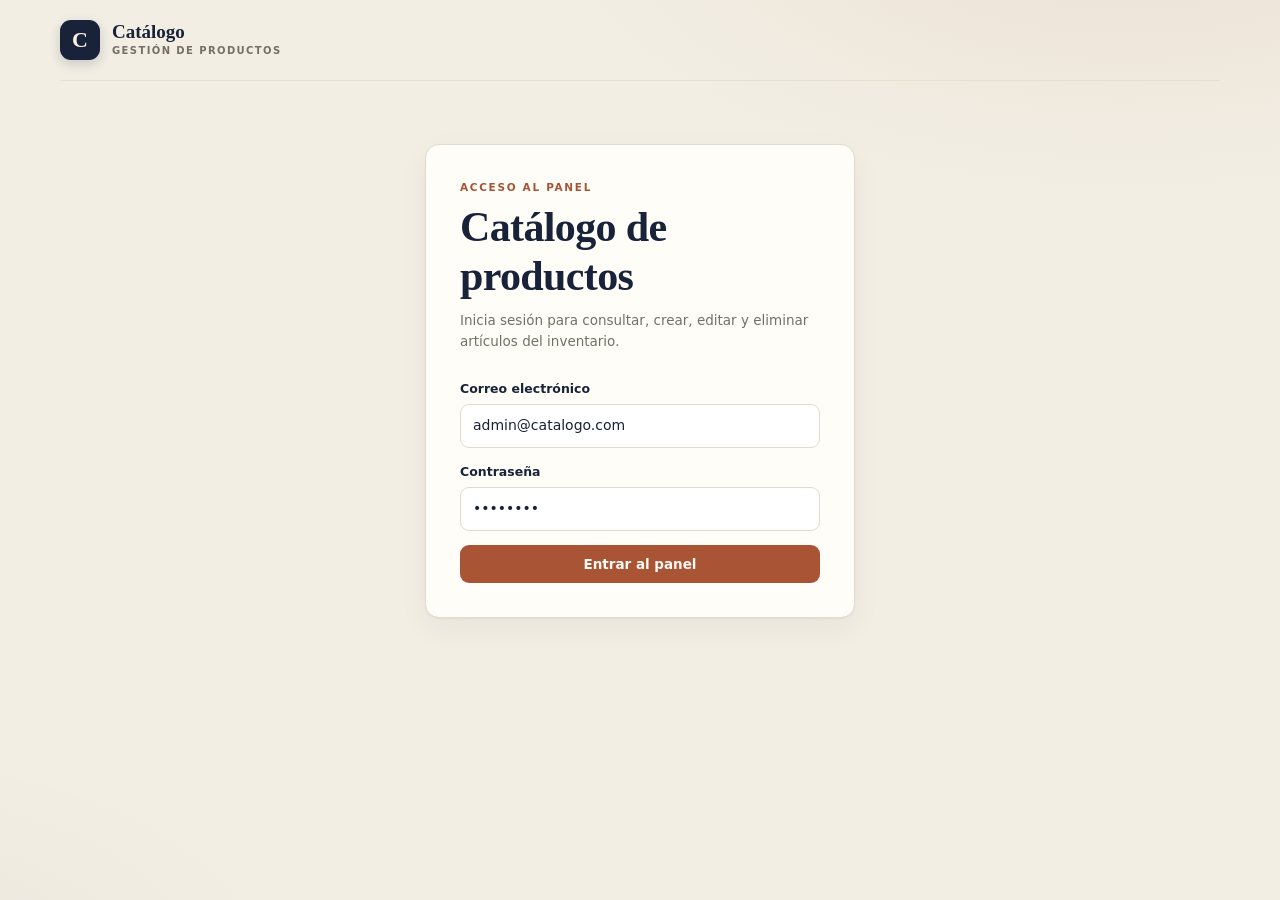
<file: index.html>
<!DOCTYPE html>
<html lang="es">
<head>
  <meta charset="UTF-8" />
  <meta name="viewport" content="width=device-width, initial-scale=1.0" />
  <meta name="description" content="Formulario CRUD para administrar el catálogo de productos." />
  <title>Catálogo de productos</title>
  <link rel="icon" type="image/svg+xml" href="/favicon/favicon.svg" />
  <link rel="stylesheet" href="/css/styles.css" />
</head>
<body>
  <div class="contenedor">
    <header class="barra-superior">
      <a class="marca" href="/" aria-label="Catálogo de productos">
        <span class="marca-icono" aria-hidden="true">C</span>
        <span class="marca-texto">
          <strong>Catálogo</strong>
          <small>Gestión de productos</small>
        </span>
      </a>

      <div class="barra-usuario hidden" id="barraUsuario">
        <span class="usuario-chip" id="usuarioChip">
          <span class="punto" aria-hidden="true"></span>
          <span id="nombreUsuario">Administrador</span>
        </span>
        <button class="btn btn-fantasma btn-pequeno" id="btnSalir" type="button">Salir</button>
      </div>
    </header>

    <main>
      <!-- Vista de acceso -->
      <section class="login" id="vistaLogin" aria-labelledby="tituloLogin">
        <article class="card login-card">
          <p class="eyebrow">Acceso al panel</p>
          <h1 id="tituloLogin">Catálogo de productos</h1>
          <p class="texto-suave intro">Inicia sesión para consultar, crear, editar y eliminar artículos del inventario.</p>

          <form id="formLogin" novalidate>
            <label class="campo">
              <span>Correo electrónico</span>
              <input id="loginEmail" name="email" type="email" autocomplete="username"
                     placeholder="tu@correo.com" value="admin@catalogo.com" required />
            </label>

            <label class="campo">
              <span>Contraseña</span>
              <input id="loginPassword" name="password" type="password" autocomplete="current-password"
                     placeholder="••••••••" value="admin123" required />
            </label>

            <p class="mensaje-error hidden" id="loginError" role="alert"></p>
            <button class="btn btn-primario btn-bloque" id="btnLogin" type="submit">Entrar al panel</button>
          </form>

          </article>
      </section>

      <!-- Vista principal -->
      <section id="vistaApp" class="hidden" aria-labelledby="tituloProductos">
        <div class="cabecera-pagina">
          <div>
            <p class="eyebrow">Panel de control</p>
            <h1 id="tituloProductos">Productos</h1>
            <p class="texto-suave">Administra el inventario desde un solo lugar.</p>
          </div>
          <button class="btn btn-primario" id="btnNuevo" type="button">
            <span aria-hidden="true">+</span> Nuevo producto
          </button>
        </div>

        <div class="estadisticas" aria-label="Resumen del inventario">
          <article class="estadistica">
            <span>Productos</span>
            <strong id="statProductos">0</strong>
          </article>
          <article class="estadistica">
            <span>Unidades en stock</span>
            <strong id="statStock">0</strong>
          </article>
          <article class="estadistica">
            <span>Valor del inventario</span>
            <strong id="statValor">$0.00</strong>
          </article>
        </div>

        <div class="disposicion">
          <!-- Formulario -->
          <aside class="card tarjeta-formulario" id="tarjetaFormulario" aria-labelledby="formTitulo">
            <div class="cabecera-tarjeta">
              <div>
                <h2 id="formTitulo">Nuevo producto</h2>
                <p id="formSubtitulo">Registra un artículo en el catálogo.</p>
              </div>
              <span class="etiqueta hidden" id="formModo">Editando</span>
            </div>

            <form id="formProducto" novalidate>
              <input type="hidden" id="productoId" />

              <label class="campo">
                <span>Nombre <em>*</em></span>
                <input id="campoNombre" maxlength="80" placeholder="Ej. Audífonos inalámbricos"
                       autocomplete="off" required />
              </label>

              <label class="campo">
                <span>Descripción</span>
                <textarea id="campoDescripcion" maxlength="300" rows="2"
                          placeholder="Una breve descripción del producto"></textarea>
              </label>

              <div class="fila-doble">
                <label class="campo">
                  <span>Precio <em>*</em></span>
                  <span class="campo-dinero">
                    <b aria-hidden="true">$</b>
                    <input id="campoPrecio" type="number" inputmode="decimal" min="0.01" step="0.01"
                           placeholder="0.00" required />
                  </span>
                </label>

                <label class="campo">
                  <span>Stock <em>*</em></span>
                  <input id="campoStock" type="number" inputmode="numeric" min="0" step="1"
                         placeholder="0" required />
                </label>
              </div>

              <label class="campo">
                <span>Categoría <em>*</em></span>
                <input id="campoCategoria" maxlength="40" list="listaCategorias"
                       placeholder="Ej. Electrónica" autocomplete="off" required />
                <datalist id="listaCategorias">
                  <option value="Electrónica"></option>
                  <option value="Hogar"></option>
                  <option value="Ropa"></option>
                  <option value="Deportes"></option>
                  <option value="Juguetes"></option>
                  <option value="Belleza"></option>
                  <option value="Otros"></option>
                </datalist>
              </label>

              <p class="mensaje-error hidden" id="formError" role="alert"></p>

              <div class="acciones-formulario">
                <button class="btn btn-primario" id="btnGuardar" type="submit">Guardar producto</button>
                <button class="btn btn-fantasma" id="btnLimpiar" type="button">Limpiar</button>
              </div>
            </form>
          </aside>

          <!-- Tabla -->
          <section class="card tarjeta-tabla" aria-labelledby="tituloListado">
            <div class="cabecera-tarjeta cabecera-tabla">
              <div>
                <h2 id="tituloListado">Inventario</h2>
                <p id="resumenLista">0 productos</p>
              </div>

              <label class="buscador">
                <svg width="15" height="15" viewBox="0 0 24 24" fill="none" stroke="currentColor"
                     stroke-width="2" stroke-linecap="round" aria-hidden="true">
                  <circle cx="11" cy="11" r="7"></circle>
                  <path d="m20 20-3.5-3.5"></path>
                </svg>
                <input id="buscador" type="search" placeholder="Buscar producto…" aria-label="Buscar producto" />
              </label>
            </div>

            <div class="tabla-envoltura" id="tablaEnvoltura">
              <table>
                <thead>
                  <tr>
                    <th scope="col">Producto</th>
                    <th scope="col">Categoría</th>
                    <th scope="col" class="col-numero">Precio</th>
                    <th scope="col" class="col-numero">Stock</th>
                    <th scope="col" class="col-acciones">Acciones</th>
                  </tr>
                </thead>
                <tbody id="tablaProductos"></tbody>
              </table>
            </div>

            <div class="vacio hidden" id="tablaVacia">
              <strong>Sin productos</strong>
              <span>Agrega el primero con el formulario.</span>
            </div>
          </section>
        </div>
      </section>
    </main>
  </div>

  <!-- Confirmación de borrado -->
  <dialog class="dialogo" id="dialogoEliminar" aria-labelledby="tituloEliminar">
    <div class="dialogo-contenido">
      <p class="eyebrow">Confirmar eliminación</p>
      <h2 id="tituloEliminar">¿Eliminar producto?</h2>
      <p id="textoEliminar">Esta acción no se puede deshacer.</p>
      <div class="dialogo-acciones">
        <button class="btn btn-fantasma" id="btnCancelarEliminar" type="button">Cancelar</button>
        <button class="btn btn-peligro" id="btnConfirmarEliminar" type="button">Sí, eliminar</button>
      </div>
    </div>
  </dialog>

  <div class="avisos" id="avisos" aria-live="polite"></div>

  <script src="/js/app.js"></script>
</body>
</html>
</file>
<file: css/styles.css>
:root {
  --fondo: #f2eee4;
  --fondo-suave: #f8f5ed;
  --tarjeta: #fffdf8;
  --tinta: #182238;
  --tinta-suave: #4f5360;
  --suave: #747064;
  --linea: #e3dccd;
  --acento: #a95434;
  --acento-oscuro: #8d4026;
  --rojo: #9c3a2e;
  --verde: #3f7157;
  --radio: 14px;
  --sombra: 0 1px 2px rgba(24, 34, 56, 0.04), 0 10px 30px rgba(24, 34, 56, 0.05);
  --serif: Georgia, "Times New Roman", serif;
  --sans: "Segoe UI", system-ui, -apple-system, BlinkMacSystemFont, Arial, sans-serif;
}

* {
  box-sizing: border-box;
}

html {
  scroll-behavior: smooth;
}

body {
  margin: 0;
  min-height: 100vh;
  background:
    radial-gradient(900px 460px at 88% -12%, rgba(180, 95, 63, 0.1), transparent 65%),
    radial-gradient(700px 400px at -10% 110%, rgba(24, 34, 56, 0.04), transparent 60%),
    var(--fondo);
  color: var(--tinta);
  font-family: var(--sans);
  font-size: 15px;
  line-height: 1.55;
  -webkit-font-smoothing: antialiased;
}

::selection {
  background: rgba(169, 84, 52, 0.2);
}

h1,
h2,
h3 {
  margin: 0;
  font-family: var(--serif);
  font-weight: 700;
  letter-spacing: -0.015em;
  line-height: 1.15;
  text-wrap: balance;
}

h1 {
  font-size: clamp(34px, 4vw, 45px);
}

h2 {
  font-size: 22px;
}

p {
  margin: 0;
}

code {
  font-family: Consolas, "Courier New", monospace;
}

.hidden {
  display: none !important;
}

.contenedor {
  width: min(1160px, calc(100% - 48px));
  margin-inline: auto;
}

/* ------------------------------------------------------------- barra superior */
.barra-superior {
  display: flex;
  align-items: center;
  justify-content: space-between;
  gap: 18px;
  padding-block: 20px;
  border-bottom: 1px solid rgba(227, 220, 205, 0.75);
}

.marca {
  display: inline-flex;
  align-items: center;
  gap: 12px;
  color: inherit;
  text-decoration: none;
}

.marca-icono {
  display: grid;
  width: 40px;
  height: 40px;
  place-items: center;
  border-radius: 11px;
  background: var(--tinta);
  color: #f7f2e7;
  font-family: var(--serif);
  font-size: 22px;
  font-weight: 700;
  box-shadow: 0 4px 12px rgba(24, 34, 56, 0.18);
}

.marca-texto strong {
  display: block;
  font-family: var(--serif);
  font-size: 19px;
  line-height: 1.15;
}

.marca-texto small {
  display: block;
  color: var(--suave);
  font-size: 10px;
  font-weight: 600;
  letter-spacing: 0.14em;
  text-transform: uppercase;
}

.barra-usuario {
  display: flex;
  align-items: center;
  gap: 10px;
}

.usuario-chip {
  display: inline-flex;
  align-items: center;
  gap: 7px;
  padding: 6px 11px;
  border: 1px solid var(--linea);
  border-radius: 999px;
  background: rgba(255, 253, 248, 0.7);
  color: var(--tinta-suave);
  font-size: 12px;
  font-weight: 600;
}

.punto {
  width: 7px;
  height: 7px;
  border-radius: 50%;
  background: var(--verde);
  box-shadow: 0 0 0 3px rgba(63, 113, 87, 0.13);
}

/* ------------------------------------------------------------------ genéricos */
.eyebrow {
  margin-bottom: 8px;
  color: var(--acento);
  font-size: 10.5px;
  font-weight: 700;
  letter-spacing: 0.16em;
  text-transform: uppercase;
}

.texto-suave {
  color: var(--suave);
  font-size: 13.5px;
}

.card {
  border: 1px solid var(--linea);
  border-radius: var(--radio);
  background: var(--tarjeta);
  box-shadow: var(--sombra);
}

.btn {
  display: inline-flex;
  align-items: center;
  justify-content: center;
  gap: 7px;
  border: 1px solid transparent;
  border-radius: 9px;
  padding: 10px 16px;
  font: inherit;
  font-size: 13.5px;
  font-weight: 650;
  line-height: 1.2;
  text-decoration: none;
  cursor: pointer;
  transition: background-color 0.16s ease, border-color 0.16s ease, color 0.16s ease,
    transform 0.16s ease;
}

.btn:active:not(:disabled) {
  transform: translateY(1px);
}

.btn:disabled {
  cursor: not-allowed;
  opacity: 0.62;
}

.btn-primario {
  background: var(--acento);
  color: #fff9f3;
}

.btn-primario:hover:not(:disabled) {
  background: var(--acento-oscuro);
}

.btn-fantasma {
  border-color: var(--linea);
  background: transparent;
  color: var(--tinta);
}

.btn-fantasma:hover:not(:disabled) {
  background: var(--fondo-suave);
  border-color: #d5ccba;
}

.btn-peligro {
  background: var(--rojo);
  color: #fff9f3;
}

.btn-peligro:hover:not(:disabled) {
  background: #822d23;
}

.btn-bloque {
  width: 100%;
}

.btn-pequeno {
  padding: 7px 12px;
  font-size: 12.5px;
}

:focus-visible {
  outline: 2px solid var(--acento);
  outline-offset: 2px;
}

/* ---------------------------------------------------------------------- login */
.login {
  max-width: 430px;
  margin: 7vh auto 0;
}

.login-card {
  padding: 34px;
}

.login-card h1 {
  max-width: 330px;
  font-size: clamp(34px, 8vw, 42px);
}

.login-card .intro {
  margin: 10px 0 26px;
  line-height: 1.6;
}

.nota-demo {
  margin-top: 22px;
  padding-top: 17px;
  border-top: 1px dashed var(--linea);
  color: var(--suave);
  font-size: 12px;
  line-height: 1.8;
  text-align: center;
}

.nota-demo code {
  padding: 2px 6px;
  border-radius: 5px;
  background: var(--fondo);
  color: var(--tinta);
  font-size: 11.5px;
}

.pie-login {
  margin-top: 18px;
  color: #928d80;
  font-size: 11px;
  letter-spacing: 0.06em;
  text-align: center;
  text-transform: uppercase;
}

/* ---------------------------------------------------------------- formularios */
.campo {
  display: block;
  margin-bottom: 14px;
}

.campo > span:first-child {
  display: block;
  margin-bottom: 6px;
  color: var(--tinta);
  font-size: 12.5px;
  font-weight: 650;
}

.campo em {
  color: var(--acento);
  font-style: normal;
}

.campo input,
.campo textarea,
.buscador input {
  width: 100%;
  border: 1px solid var(--linea);
  border-radius: 9px;
  padding: 10px 12px;
  background: #fff;
  color: var(--tinta);
  font: inherit;
  font-size: 14px;
  transition: border-color 0.16s ease, box-shadow 0.16s ease;
}

.campo textarea {
  min-height: 66px;
  resize: vertical;
}

.campo input::placeholder,
.campo textarea::placeholder,
.buscador input::placeholder {
  color: #aaa596;
}

.campo input:focus,
.campo textarea:focus,
.buscador input:focus {
  outline: none;
  border-color: var(--acento);
  box-shadow: 0 0 0 3px rgba(169, 84, 52, 0.12);
}

.campo input.invalido,
.campo textarea.invalido {
  border-color: #b54436;
  box-shadow: 0 0 0 3px rgba(181, 68, 54, 0.1);
}

input[type="number"]::-webkit-outer-spin-button,
input[type="number"]::-webkit-inner-spin-button {
  margin: 0;
  -webkit-appearance: none;
}

input[type="number"] {
  appearance: textfield;
  -moz-appearance: textfield;
}

.fila-doble {
  display: grid;
  grid-template-columns: 1fr 1fr;
  gap: 12px;
}

.campo-dinero {
  position: relative;
  display: block;
}

.campo-dinero b {
  position: absolute;
  top: 50%;
  left: 12px;
  color: var(--suave);
  font-size: 14px;
  font-weight: 500;
  transform: translateY(-50%);
}

.campo-dinero input {
  padding-left: 27px;
}

.mensaje-error {
  margin: 12px 0 0;
  padding: 9px 11px;
  border-radius: 8px;
  background: #f9e9e5;
  color: #8b3024;
  font-size: 12.5px;
  line-height: 1.5;
}

.acciones-formulario {
  display: flex;
  gap: 8px;
  margin-top: 18px;
}

.acciones-formulario .btn-primario {
  flex: 1;
}

/* ------------------------------------------------------------------ principal */
#vistaApp {
  padding-bottom: 64px;
}

.cabecera-pagina {
  display: flex;
  align-items: flex-end;
  justify-content: space-between;
  gap: 24px;
  padding-block: 32px 22px;
}

.cabecera-pagina .eyebrow {
  margin-bottom: 6px;
}

.cabecera-pagina h1 {
  margin-bottom: 5px;
}

.estadisticas {
  display: grid;
  grid-template-columns: repeat(3, 1fr);
  gap: 16px;
  margin-bottom: 22px;
}

.estadistica {
  padding: 14px 18px;
  border: 1px solid var(--linea);
  border-radius: 12px;
  background: rgba(255, 253, 248, 0.62);
}

.estadistica span {
  display: block;
  margin-bottom: 4px;
  color: var(--suave);
  font-size: 10.5px;
  font-weight: 650;
  letter-spacing: 0.11em;
  text-transform: uppercase;
}

.estadistica strong {
  font-family: var(--serif);
  font-size: 27px;
  font-variant-numeric: tabular-nums;
  letter-spacing: -0.02em;
}

.disposicion {
  display: grid;
  grid-template-columns: minmax(320px, 370px) minmax(0, 1fr);
  gap: 20px;
  align-items: start;
}

.tarjeta-formulario {
  position: sticky;
  top: 20px;
  padding-bottom: 20px;
}

.cabecera-tarjeta {
  display: flex;
  align-items: flex-start;
  justify-content: space-between;
  gap: 12px;
  padding: 20px 20px 0;
  margin-bottom: 18px;
}

.cabecera-tarjeta h2 {
  margin-bottom: 3px;
}

.cabecera-tarjeta p {
  color: var(--suave);
  font-size: 12.5px;
}

.tarjeta-formulario form {
  padding-inline: 20px;
}

.etiqueta {
  flex: none;
  padding: 4px 8px;
  border-radius: 999px;
  background: #f3e2d9;
  color: var(--acento-oscuro);
  font-size: 10px;
  font-weight: 700;
  letter-spacing: 0.08em;
  text-transform: uppercase;
}

/* --------------------------------------------------------------------- tabla */
.tarjeta-tabla {
  overflow: hidden;
}

.cabecera-tabla {
  align-items: center;
  padding-bottom: 16px;
  margin-bottom: 0;
}

.buscador {
  position: relative;
  display: block;
  width: 220px;
}

.buscador svg {
  position: absolute;
  top: 50%;
  left: 10px;
  color: #979181;
  pointer-events: none;
  transform: translateY(-50%);
}

.buscador input {
  padding-block: 8px;
  padding-left: 32px;
  font-size: 13px;
}

.tabla-envoltura {
  overflow-x: auto;
}

table {
  width: 100%;
  border-collapse: collapse;
}

th {
  padding: 10px 16px;
  border-top: 1px solid var(--linea);
  border-bottom: 1px solid var(--linea);
  background: #faf7f0;
  color: var(--suave);
  font-size: 10px;
  font-weight: 700;
  letter-spacing: 0.12em;
  text-align: left;
  text-transform: uppercase;
  white-space: nowrap;
}

td {
  padding: 13px 16px;
  border-bottom: 1px solid #efe9dd;
  vertical-align: middle;
}

tbody tr:last-child td {
  border-bottom: none;
}

tbody tr {
  transition: background-color 0.13s ease;
}

tbody tr:hover {
  background: #fcf9f3;
}

.col-numero {
  font-variant-numeric: tabular-nums;
  text-align: right;
  white-space: nowrap;
}

.col-acciones {
  width: 1%;
  text-align: right;
  white-space: nowrap;
}

.producto-nombre {
  display: block;
  font-size: 13.5px;
  font-weight: 650;
  line-height: 1.35;
}

.producto-desc {
  display: block;
  overflow: hidden;
  max-width: 250px;
  color: var(--suave);
  font-size: 11.5px;
  line-height: 1.4;
  text-overflow: ellipsis;
  white-space: nowrap;
}

.etiqueta-categoria {
  display: inline-block;
  padding: 3px 8px;
  border: 1px solid #e8e1d3;
  border-radius: 999px;
  background: #f3efe6;
  color: #5d594f;
  font-size: 10.5px;
  font-weight: 600;
  white-space: nowrap;
}

.stock {
  display: inline-block;
  min-width: 27px;
  padding: 3px 7px;
  border-radius: 6px;
  font-size: 12px;
  font-weight: 650;
  text-align: center;
}

.stock-bajo {
  background: #fbf0da;
  color: #8a5a14;
}

.stock-agotado {
  background: #fae7e3;
  color: #96372b;
}

.acciones {
  display: flex;
  justify-content: flex-end;
  gap: 10px;
}

.btn-enlace {
  border: none;
  padding: 4px 0;
  background: none;
  color: var(--acento-oscuro);
  font: inherit;
  font-size: 12px;
  font-weight: 650;
  cursor: pointer;
}

.btn-enlace:hover {
  text-decoration: underline;
}

.btn-enlace.peligro {
  color: var(--rojo);
}

.vacio {
  padding: 48px 20px 54px;
  color: var(--suave);
  font-size: 13px;
  text-align: center;
}

.vacio strong {
  display: block;
  margin-bottom: 4px;
  color: var(--tinta);
  font-family: var(--serif);
  font-size: 19px;
}

/* ------------------------------------------------------------------ diálogo */
.dialogo {
  width: min(404px, calc(100% - 32px));
  padding: 0;
  border: none;
  border-radius: var(--radio);
  background: var(--tarjeta);
  color: var(--tinta);
  box-shadow: 0 24px 70px rgba(24, 34, 56, 0.28);
}

.dialogo::backdrop {
  background: rgba(24, 34, 56, 0.46);
  backdrop-filter: blur(2px);
}

.dialogo-contenido {
  padding: 24px;
}

.dialogo h2 {
  margin-bottom: 8px;
  font-size: 23px;
}

.dialogo p:not(.eyebrow) {
  margin-bottom: 21px;
  color: var(--suave);
  font-size: 13.5px;
  line-height: 1.6;
}

.dialogo-acciones {
  display: flex;
  justify-content: flex-end;
  gap: 8px;
}

/* ------------------------------------------------------------------- avisos */
.avisos {
  position: fixed;
  right: 20px;
  bottom: 20px;
  z-index: 50;
  display: flex;
  flex-direction: column;
  gap: 8px;
  pointer-events: none;
}

.aviso {
  max-width: 330px;
  padding: 11px 15px;
  border-radius: 10px;
  background: var(--tinta);
  color: #fdfbf5;
  font-size: 12.5px;
  line-height: 1.45;
  box-shadow: 0 12px 32px rgba(24, 34, 56, 0.25);
  animation: aparecer 0.18s ease-out;
}

.aviso-error {
  background: #8e342a;
}

.aviso-saliendo {
  opacity: 0;
  transform: translateY(4px);
  transition: opacity 0.2s ease, transform 0.2s ease;
}

@keyframes aparecer {
  from {
    opacity: 0;
    transform: translateY(6px);
  }
  to {
    opacity: 1;
    transform: translateY(0);
  }
}

/* ---------------------------------------------------------------- responsive */
@media (max-width: 940px) {
  .disposicion {
    grid-template-columns: 1fr;
  }

  .tarjeta-formulario {
    position: static;
  }

  .buscador {
    width: 100%;
  }

  .cabecera-tabla {
    flex-wrap: wrap;
  }

  .cabecera-tabla > div {
    flex: 1 1 180px;
  }
}

@media (max-width: 640px) {
  .contenedor {
    width: calc(100% - 32px);
  }

  .barra-superior {
    padding-block: 14px;
  }

  .marca-texto small {
    display: none;
  }

  .usuario-chip {
    display: none;
  }

  .login {
    margin-top: 4vh;
  }

  .login-card {
    padding: 25px 22px;
  }

  .cabecera-pagina {
    align-items: stretch;
    flex-direction: column;
    gap: 15px;
    padding-block: 26px 18px;
  }

  .cabecera-pagina .btn {
    width: 100%;
  }

  .estadisticas {
    grid-template-columns: 1fr 1fr;
    gap: 10px;
  }

  .estadisticas .estadistica:last-child {
    grid-column: span 2;
  }

  .estadistica {
    padding: 12px 14px;
  }

  .estadistica strong {
    font-size: 23px;
  }

  .cabecera-tarjeta {
    padding-inline: 16px;
  }

  .tarjeta-formulario form {
    padding-inline: 16px;
  }

  .fila-doble {
    grid-template-columns: 1fr;
    gap: 0;
  }

  th,
  td {
    padding-inline: 12px;
  }

  .producto-desc {
    max-width: 150px;
  }

  .avisos {
    right: 16px;
    bottom: 16px;
    left: 16px;
  }

  .aviso {
    max-width: none;
  }
}

@media (prefers-reduced-motion: reduce) {
  html {
    scroll-behavior: auto;
  }

  *,
  *::before,
  *::after {
    animation-duration: 0.01ms !important;
    transition-duration: 0.01ms !important;
  }
}
</file>
